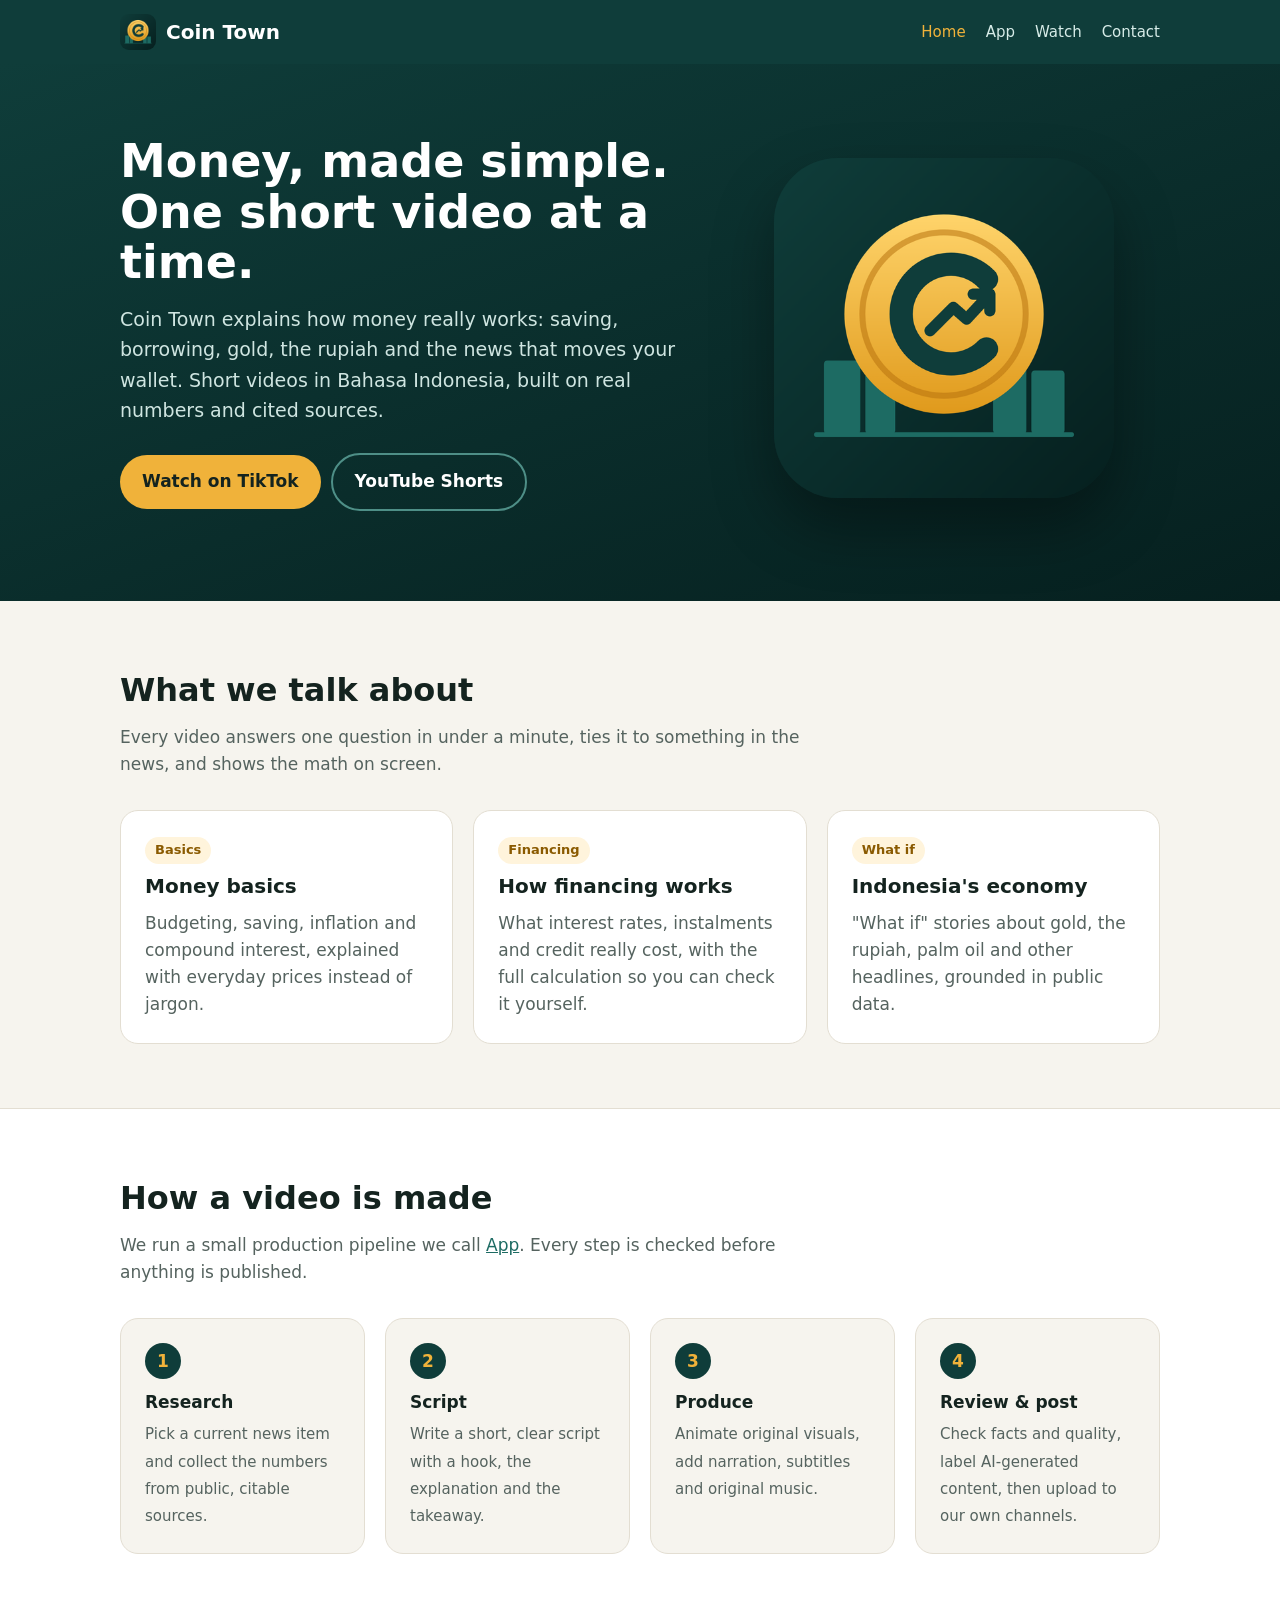
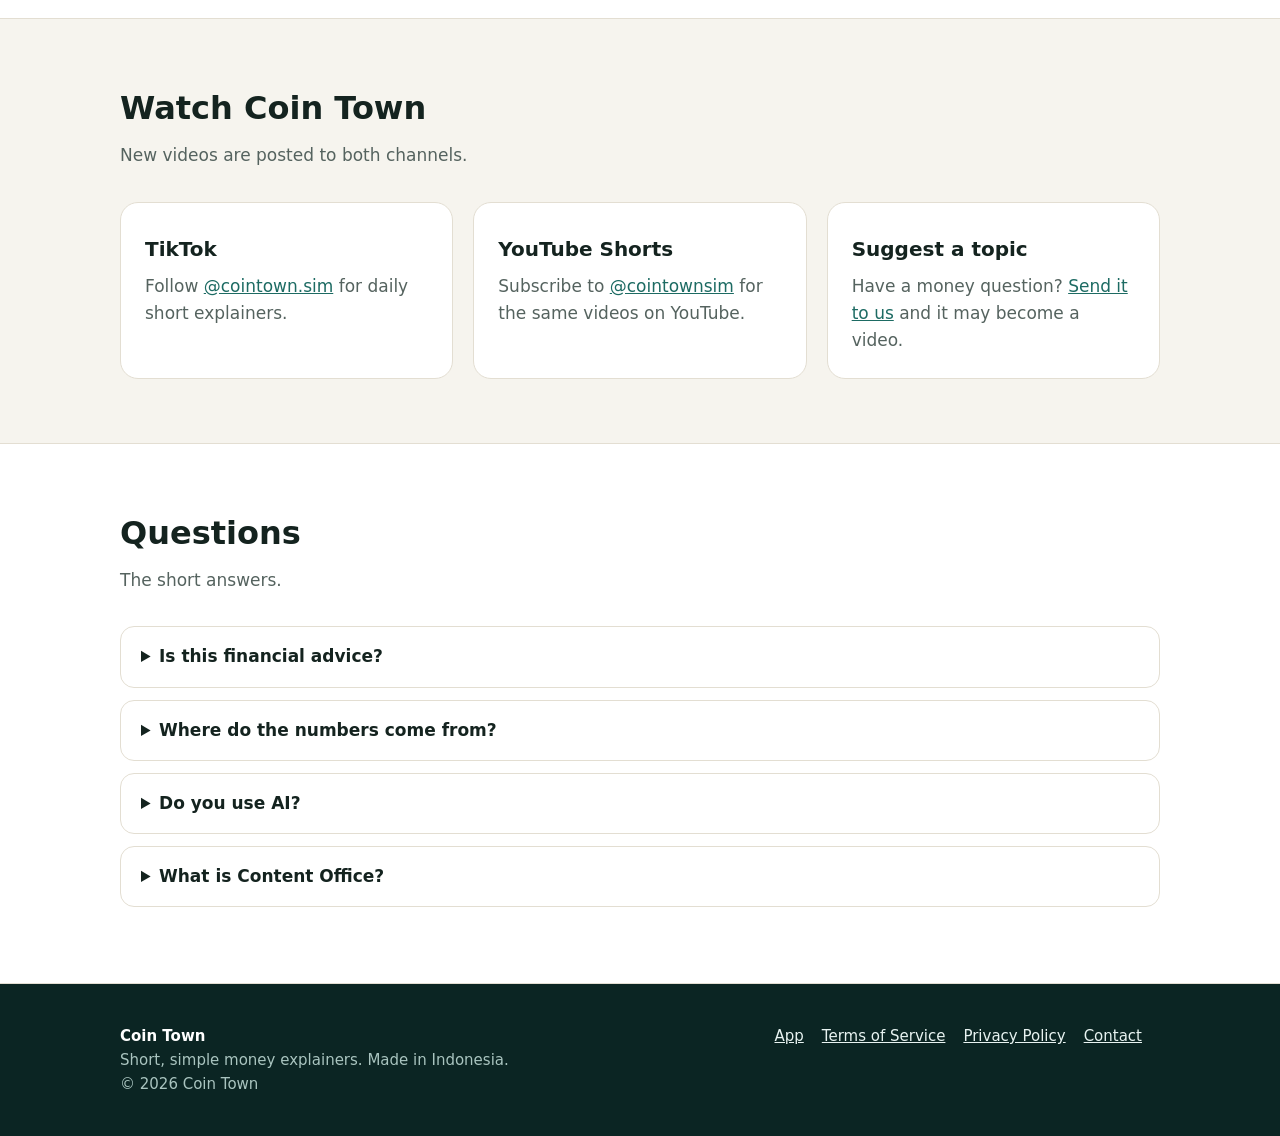
<file: index.html>
<!doctype html><html lang="en"><head><meta charset="utf-8"><meta name="viewport" content="width=device-width,initial-scale=1"><link rel="icon" href="/favicon.ico" sizes="any"><link rel="icon" type="image/png" sizes="32x32" href="/assets/icon-32.png"><link rel="icon" type="image/png" sizes="192x192" href="/assets/icon-192.png"><link rel="apple-touch-icon" href="/assets/icon-180.png"><link rel="manifest" href="/site.webmanifest"><meta name="theme-color" content="#0f3d3a"><link rel="stylesheet" href="/assets/site.css"><title>Coin Town: money, made simple</title><meta name="description" content="Coin Town makes short videos that explain money, financing and the Indonesian economy in plain language, on TikTok and YouTube Shorts."></head><body>
<header class="top"><div class="wrap"><a class="logo" href="/"><img src="/assets/icon-192.png" alt="">Coin Town</a><nav><a href="/" aria-current="page">Home</a><a href="/content-office/">App</a><a class="hide-sm" href="/#watch">Watch</a><a href="/contact/">Contact</a></nav></div></header>
<main>
<div class="hero"><div class="wrap"><div><h1>Money, made simple.<br>One short video at a time.</h1><p>Coin Town explains how money really works: saving, borrowing, gold, the rupiah and the news that moves your wallet. Short videos in Bahasa Indonesia, built on real numbers and cited sources.</p><a class="btn gold" href="https://www.tiktok.com/@cointown.sim">Watch on TikTok</a><a class="btn ghost" href="https://www.youtube.com/@cointownsim">YouTube Shorts</a></div><img src="/assets/icon-512.png" alt="Coin Town logo: a gold coin with a rising arrow"></div></div>

<section id="topics"><div class="wrap"><h2>What we talk about</h2><p class="lead">Every video answers one question in under a minute, ties it to something in the news, and shows the math on screen.</p>
<div class="grid">
<div class="card"><span class="tag">Basics</span><h3>Money basics</h3><p>Budgeting, saving, inflation and compound interest, explained with everyday prices instead of jargon.</p></div>
<div class="card"><span class="tag">Financing</span><h3>How financing works</h3><p>What interest rates, instalments and credit really cost, with the full calculation so you can check it yourself.</p></div>
<div class="card"><span class="tag">What if</span><h3>Indonesia's economy</h3><p>"What if" stories about gold, the rupiah, palm oil and other headlines, grounded in public data.</p></div>
</div></div></section>

<section class="alt" id="how"><div class="wrap"><h2>How a video is made</h2><p class="lead">We run a small production pipeline we call <a href="/content-office/">App</a>. Every step is checked before anything is published.</p>
<ol class="steps">
<li><b>Research</b><span>Pick a current news item and collect the numbers from public, citable sources.</span></li>
<li><b>Script</b><span>Write a short, clear script with a hook, the explanation and the takeaway.</span></li>
<li><b>Produce</b><span>Animate original visuals, add narration, subtitles and original music.</span></li>
<li><b>Review &amp; post</b><span>Check facts and quality, label AI-generated content, then upload to our own channels.</span></li>
</ol></div></section>

<section id="watch"><div class="wrap"><h2>Watch Coin Town</h2><p class="lead">New videos are posted to both channels.</p>
<div class="grid">
<div class="card"><h3>TikTok</h3><p>Follow <a href="https://www.tiktok.com/@cointown.sim">@cointown.sim</a> for daily short explainers.</p></div>
<div class="card"><h3>YouTube Shorts</h3><p>Subscribe to <a href="https://www.youtube.com/@cointownsim">@cointownsim</a> for the same videos on YouTube.</p></div>
<div class="card"><h3>Suggest a topic</h3><p>Have a money question? <a href="/contact/">Send it to us</a> and it may become a video.</p></div>
</div></div></section>

<section class="alt" id="faq"><div class="wrap"><h2>Questions</h2><p class="lead">The short answers.</p>
<details><summary>Is this financial advice?</summary><p>No. Coin Town is education and entertainment. We explain how things work and show the numbers; decisions about your own money are yours.</p></details>
<details><summary>Where do the numbers come from?</summary><p>From public sources such as official statistics, central bank data, company filings and reputable news. Each video's caption names its sources.</p></details>
<details><summary>Do you use AI?</summary><p>Yes. Scripts, voice and visuals are produced with AI tools inside our Content Office pipeline, and every post is labelled as AI-generated on TikTok and YouTube.</p></details>
<details><summary>What is Content Office?</summary><p>Our own production and upload tool. It posts finished Coin Town videos to our own TikTok and YouTube accounts. <a href="/content-office/">Read more</a>.</p></details>
</div></section>
</main>
<footer><div class="wrap"><div><strong style="color:#fff">Coin Town</strong><br>Short, simple money explainers. Made in Indonesia.<br>&copy; 2026 Coin Town</div><div><a href="/content-office/">App</a><a href="/terms/">Terms of Service</a><a href="/privacy/">Privacy Policy</a><a href="/contact/">Contact</a></div></div></footer>
</body></html>
</file>
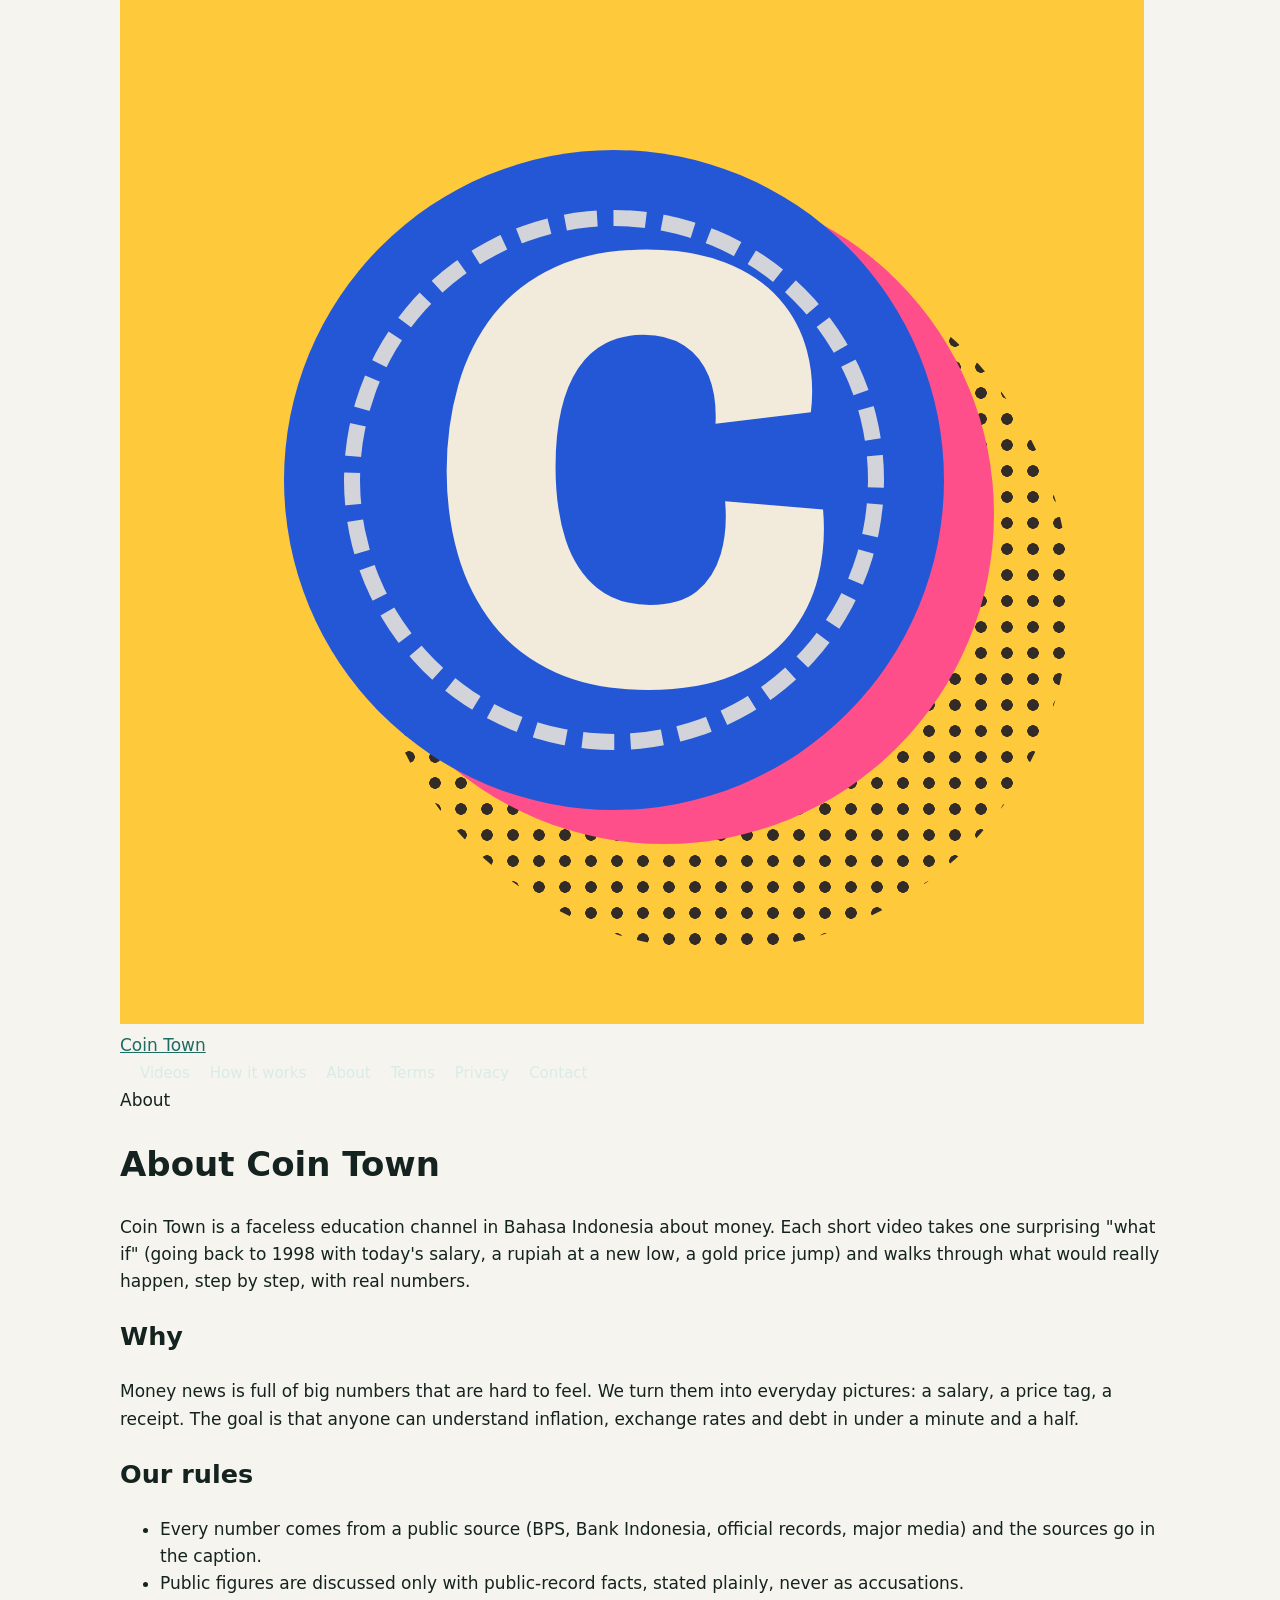
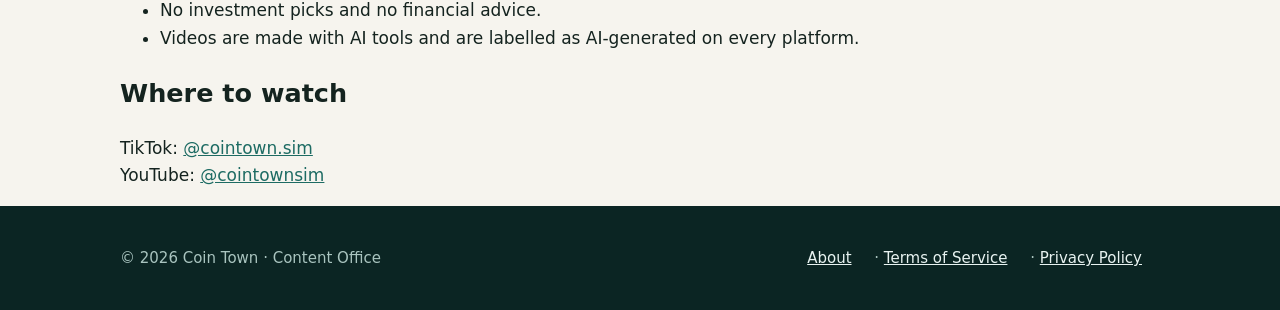
<file: about/index.html>
<!doctype html><html lang="en"><head><meta charset="utf-8"><meta name="viewport" content="width=device-width,initial-scale=1"><link rel="icon" href="/favicon.ico" sizes="any"><link rel="icon" type="image/png" sizes="32x32" href="/assets/img/favicon-32.png"><link rel="apple-touch-icon" href="/assets/img/apple-touch-icon.png"><link rel="stylesheet" href="/assets/site.css"><title>About · Coin Town</title><meta name="description" content="About the Coin Town channel."></head><body><header><div class="wrap"><a class="brand" href="/"><img src="/assets/img/app-icon.png" alt="Coin Town icon">Coin Town</a><nav><a href="/#videos">Videos</a><a href="/#how">How it works</a><a href="/about/">About</a><a href="/terms/">Terms</a><a href="/privacy/">Privacy</a><a href="/#contact">Contact</a></nav></div></header><main><div class="wrap doc"><span class="tape">About</span><h1>About <span class="pink">Coin Town</span></h1>
<p>Coin Town is a faceless education channel in Bahasa Indonesia about money. Each short video takes one surprising "what if" (going back to 1998 with today's salary, a rupiah at a new low, a gold price jump) and walks through what would really happen, step by step, with real numbers.</p>
<h2>Why</h2><p>Money news is full of big numbers that are hard to feel. We turn them into everyday pictures: a salary, a price tag, a receipt. The goal is that anyone can understand inflation, exchange rates and debt in under a minute and a half.</p>
<h2>Our rules</h2><ul><li>Every number comes from a public source (BPS, Bank Indonesia, official records, major media) and the sources go in the caption.</li><li>Public figures are discussed only with public-record facts, stated plainly, never as accusations.</li><li>No investment picks and no financial advice.</li><li>Videos are made with AI tools and are labelled as AI-generated on every platform.</li></ul>
<h2>Where to watch</h2><p>TikTok: <a href="https://www.tiktok.com/@cointown.sim">@cointown.sim</a><br>YouTube: <a href="https://www.youtube.com/@cointownsim">@cointownsim</a></p></div></main><footer><div class="wrap"><span>© 2026 Coin Town · Content Office</span><span><a href="/about/">About</a> · <a href="/terms/">Terms of Service</a> · <a href="/privacy/">Privacy Policy</a></span></div></footer></body></html>
</file>
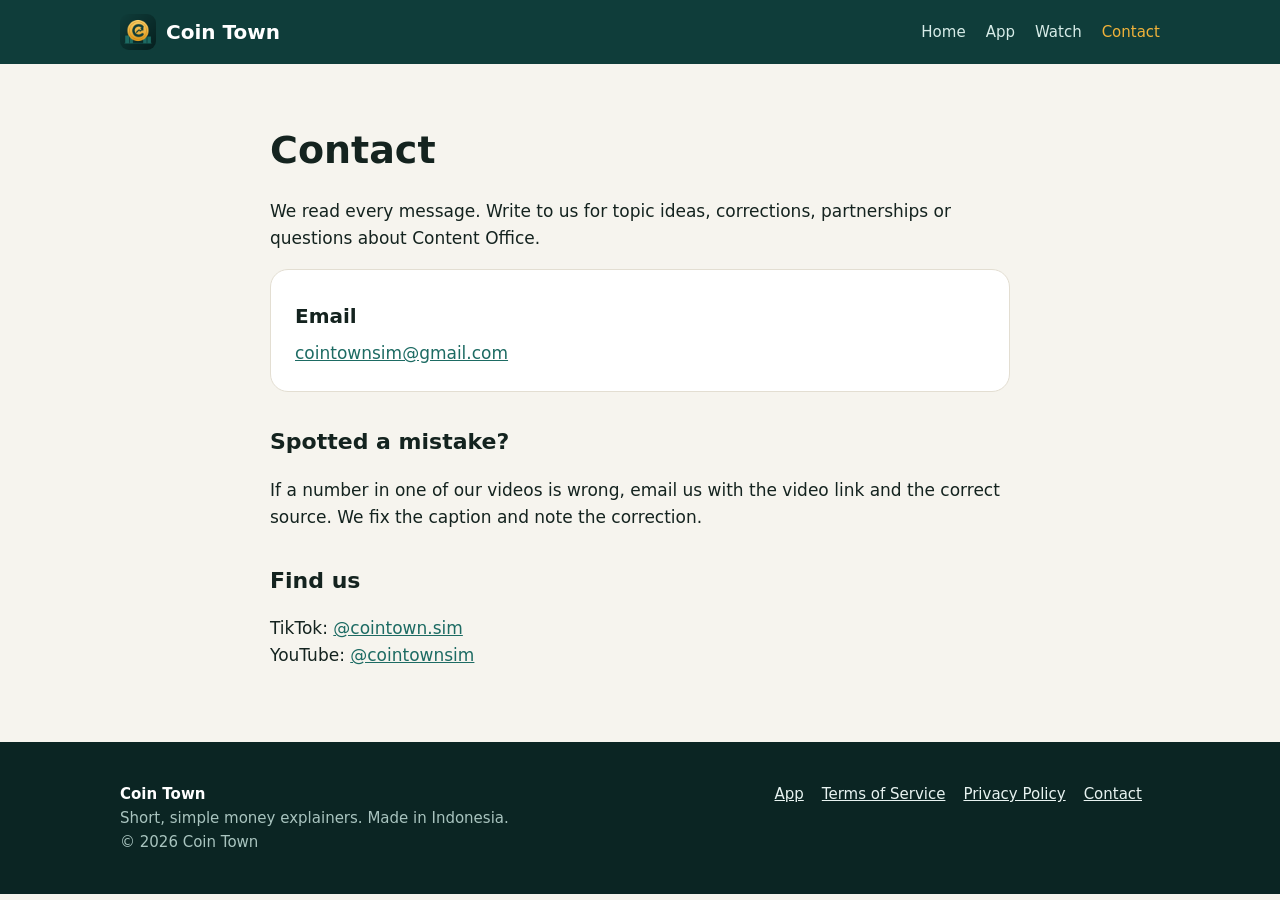
<file: contact/index.html>
<!doctype html><html lang="en"><head><meta charset="utf-8"><meta name="viewport" content="width=device-width,initial-scale=1"><link rel="icon" href="/favicon.ico" sizes="any"><link rel="icon" type="image/png" sizes="32x32" href="/assets/icon-32.png"><link rel="icon" type="image/png" sizes="192x192" href="/assets/icon-192.png"><link rel="apple-touch-icon" href="/assets/icon-180.png"><link rel="manifest" href="/site.webmanifest"><meta name="theme-color" content="#0f3d3a"><link rel="stylesheet" href="/assets/site.css"><title>Contact Coin Town</title></head><body>
<header class="top"><div class="wrap"><a class="logo" href="/"><img src="/assets/icon-192.png" alt="">Coin Town</a><nav><a href="/">Home</a><a href="/content-office/">App</a><a class="hide-sm" href="/#watch">Watch</a><a href="/contact/" aria-current="page">Contact</a></nav></div></header>
<main class="wrap page">
<h1>Contact</h1>
<p>We read every message. Write to us for topic ideas, corrections, partnerships or questions about Content Office.</p>
<div class="card"><h3>Email</h3><p><a href="mailto:cointownsim@gmail.com">cointownsim@gmail.com</a></p></div>
<h2>Spotted a mistake?</h2>
<p>If a number in one of our videos is wrong, email us with the video link and the correct source. We fix the caption and note the correction.</p>
<h2>Find us</h2>
<p>TikTok: <a href="https://www.tiktok.com/@cointown.sim">@cointown.sim</a><br>YouTube: <a href="https://www.youtube.com/@cointownsim">@cointownsim</a></p>
</main>
<footer><div class="wrap"><div><strong style="color:#fff">Coin Town</strong><br>Short, simple money explainers. Made in Indonesia.<br>&copy; 2026 Coin Town</div><div><a href="/content-office/">App</a><a href="/terms/">Terms of Service</a><a href="/privacy/">Privacy Policy</a><a href="/contact/">Contact</a></div></div></footer>
</body></html>
</file>
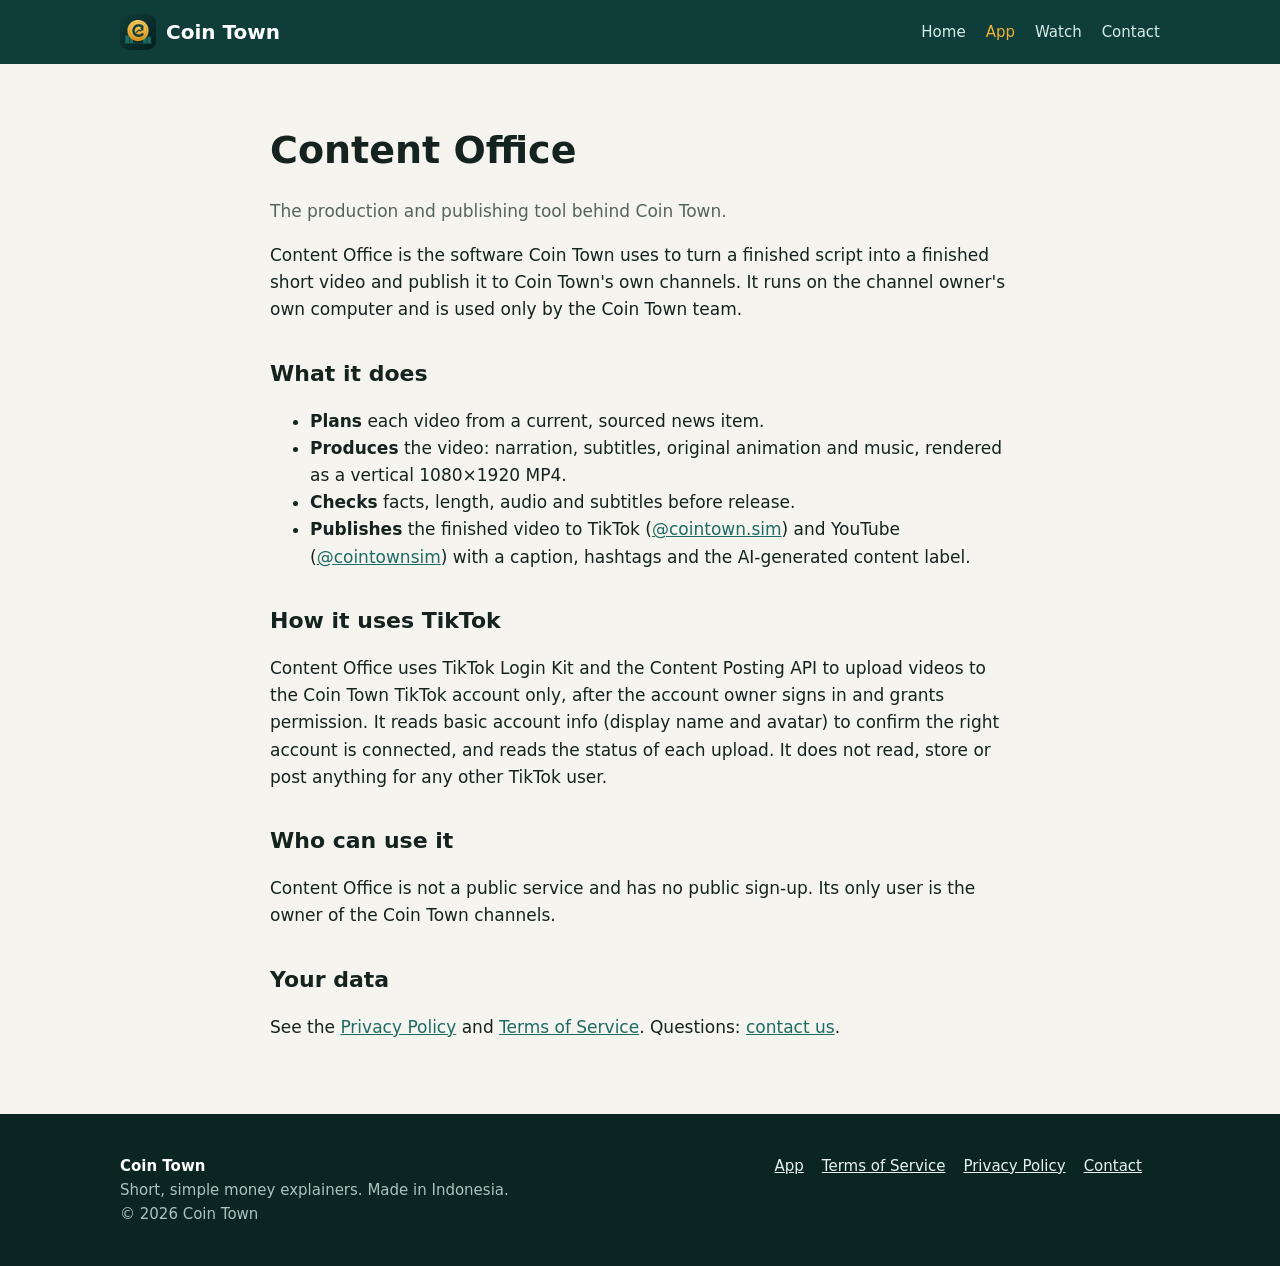
<file: content-office/index.html>
<!doctype html><html lang="en"><head><meta charset="utf-8"><meta name="viewport" content="width=device-width,initial-scale=1"><link rel="icon" href="/favicon.ico" sizes="any"><link rel="icon" type="image/png" sizes="32x32" href="/assets/icon-32.png"><link rel="icon" type="image/png" sizes="192x192" href="/assets/icon-192.png"><link rel="apple-touch-icon" href="/assets/icon-180.png"><link rel="manifest" href="/site.webmanifest"><meta name="theme-color" content="#0f3d3a"><link rel="stylesheet" href="/assets/site.css"><title>Content Office: Coin Town's publishing tool</title><meta name="description" content="Content Office is the tool Coin Town uses to produce and upload its own videos to TikTok and YouTube."></head><body>
<header class="top"><div class="wrap"><a class="logo" href="/"><img src="/assets/icon-192.png" alt="">Coin Town</a><nav><a href="/">Home</a><a href="/content-office/" aria-current="page">App</a><a class="hide-sm" href="/#watch">Watch</a><a href="/contact/">Contact</a></nav></div></header>
<main class="wrap page">
<h1>Content Office</h1>
<p class="muted">The production and publishing tool behind Coin Town.</p>
<p>Content Office is the software Coin Town uses to turn a finished script into a finished short video and publish it to Coin Town's own channels. It runs on the channel owner's own computer and is used only by the Coin Town team.</p>
<h2>What it does</h2>
<ul>
<li><b>Plans</b> each video from a current, sourced news item.</li>
<li><b>Produces</b> the video: narration, subtitles, original animation and music, rendered as a vertical 1080&times;1920 MP4.</li>
<li><b>Checks</b> facts, length, audio and subtitles before release.</li>
<li><b>Publishes</b> the finished video to TikTok (<a href="https://www.tiktok.com/@cointown.sim">@cointown.sim</a>) and YouTube (<a href="https://www.youtube.com/@cointownsim">@cointownsim</a>) with a caption, hashtags and the AI-generated content label.</li>
</ul>
<h2>How it uses TikTok</h2>
<p>Content Office uses TikTok Login Kit and the Content Posting API to upload videos to the Coin Town TikTok account only, after the account owner signs in and grants permission. It reads basic account info (display name and avatar) to confirm the right account is connected, and reads the status of each upload. It does not read, store or post anything for any other TikTok user.</p>
<h2>Who can use it</h2>
<p>Content Office is not a public service and has no public sign-up. Its only user is the owner of the Coin Town channels.</p>
<h2>Your data</h2>
<p>See the <a href="/privacy/">Privacy Policy</a> and <a href="/terms/">Terms of Service</a>. Questions: <a href="/contact/">contact us</a>.</p>
</main>
<footer><div class="wrap"><div><strong style="color:#fff">Coin Town</strong><br>Short, simple money explainers. Made in Indonesia.<br>&copy; 2026 Coin Town</div><div><a href="/content-office/">App</a><a href="/terms/">Terms of Service</a><a href="/privacy/">Privacy Policy</a><a href="/contact/">Contact</a></div></div></footer>
</body></html>
</file>
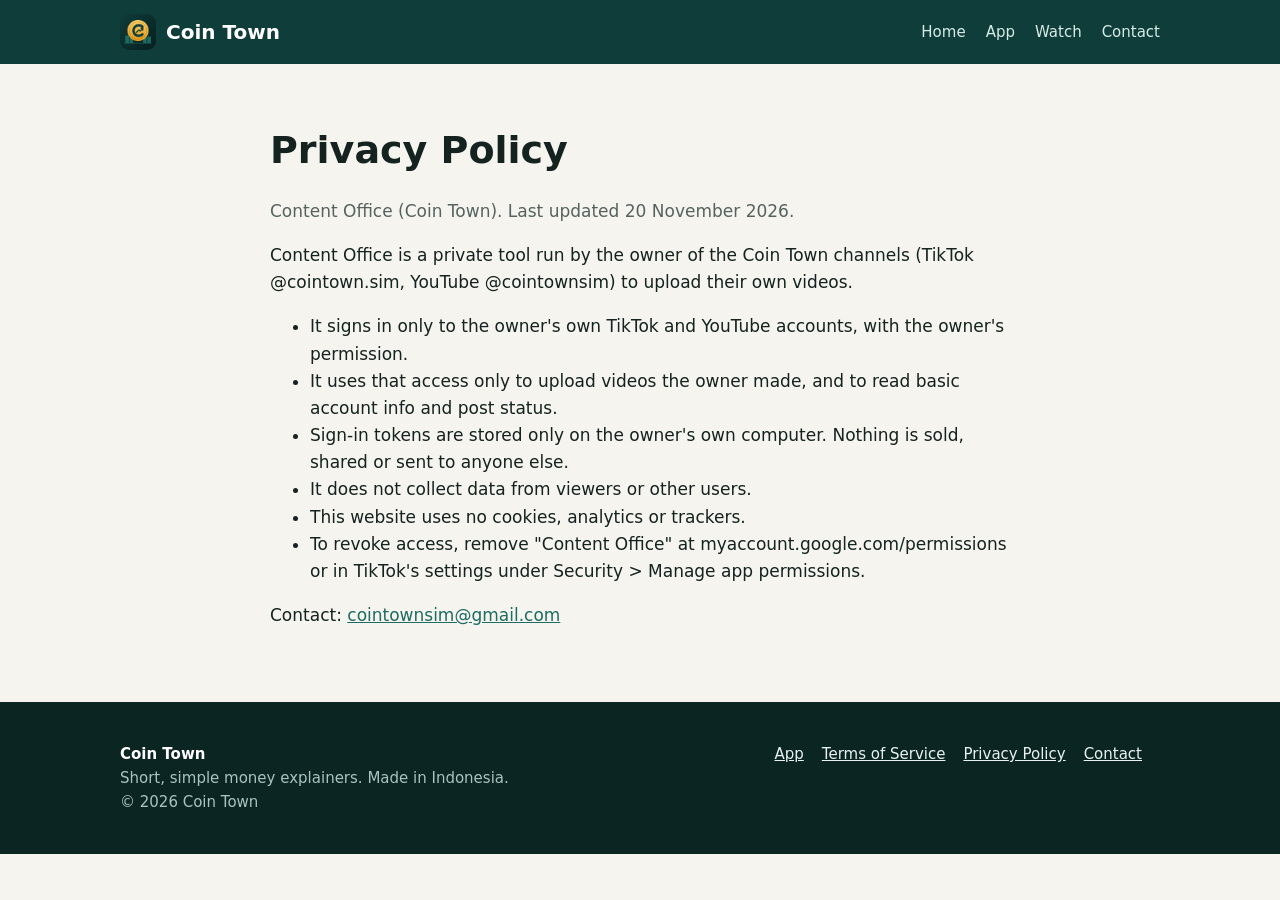
<file: privacy/index.html>
<!doctype html><html lang="en"><head><meta charset="utf-8"><meta name="viewport" content="width=device-width,initial-scale=1"><link rel="icon" href="/favicon.ico" sizes="any"><link rel="icon" type="image/png" sizes="32x32" href="/assets/icon-32.png"><link rel="icon" type="image/png" sizes="192x192" href="/assets/icon-192.png"><link rel="apple-touch-icon" href="/assets/icon-180.png"><link rel="manifest" href="/site.webmanifest"><meta name="theme-color" content="#0f3d3a"><link rel="stylesheet" href="/assets/site.css"><title>Privacy Policy: Content Office</title></head><body>
<header class="top"><div class="wrap"><a class="logo" href="/"><img src="/assets/icon-192.png" alt="">Coin Town</a><nav><a href="/">Home</a><a href="/content-office/">App</a><a class="hide-sm" href="/#watch">Watch</a><a href="/contact/">Contact</a></nav></div></header>
<main class="wrap page">
<h1>Privacy Policy</h1>
<p class="muted">Content Office (Coin Town). Last updated 20 November 2026.</p>
<p>Content Office is a private tool run by the owner of the Coin Town channels (TikTok @cointown.sim, YouTube @cointownsim) to upload their own videos.</p>
<ul>
<li>It signs in only to the owner's own TikTok and YouTube accounts, with the owner's permission.</li>
<li>It uses that access only to upload videos the owner made, and to read basic account info and post status.</li>
<li>Sign-in tokens are stored only on the owner's own computer. Nothing is sold, shared or sent to anyone else.</li>
<li>It does not collect data from viewers or other users.</li>
<li>This website uses no cookies, analytics or trackers.</li>
<li>To revoke access, remove "Content Office" at myaccount.google.com/permissions or in TikTok's settings under Security &gt; Manage app permissions.</li>
</ul>
<p>Contact: <a href="mailto:cointownsim@gmail.com">cointownsim@gmail.com</a></p>
</main>
<footer><div class="wrap"><div><strong style="color:#fff">Coin Town</strong><br>Short, simple money explainers. Made in Indonesia.<br>&copy; 2026 Coin Town</div><div><a href="/content-office/">App</a><a href="/terms/">Terms of Service</a><a href="/privacy/">Privacy Policy</a><a href="/contact/">Contact</a></div></div></footer>
</body></html>
</file>
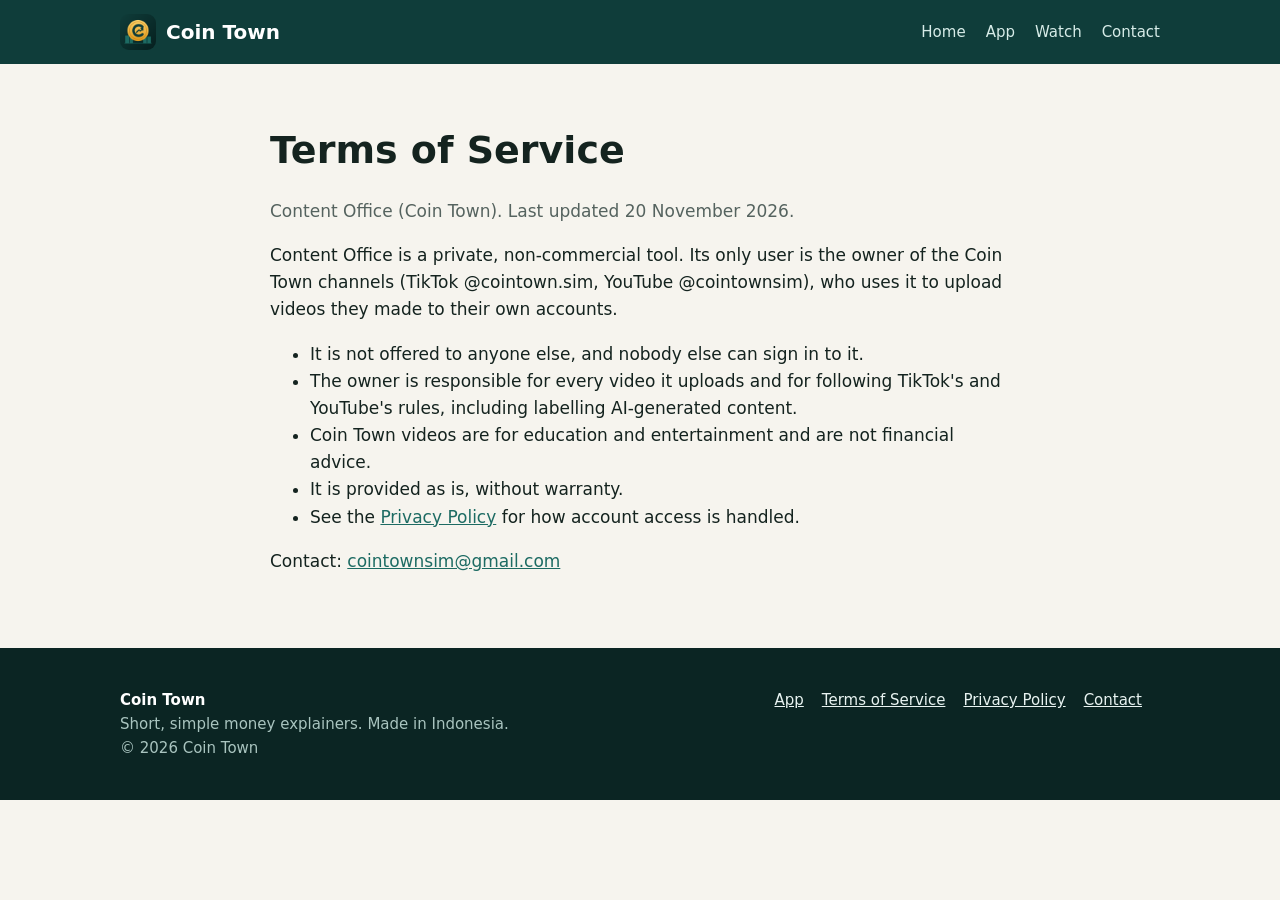
<file: terms/index.html>
<!doctype html><html lang="en"><head><meta charset="utf-8"><meta name="viewport" content="width=device-width,initial-scale=1"><link rel="icon" href="/favicon.ico" sizes="any"><link rel="icon" type="image/png" sizes="32x32" href="/assets/icon-32.png"><link rel="icon" type="image/png" sizes="192x192" href="/assets/icon-192.png"><link rel="apple-touch-icon" href="/assets/icon-180.png"><link rel="manifest" href="/site.webmanifest"><meta name="theme-color" content="#0f3d3a"><link rel="stylesheet" href="/assets/site.css"><title>Terms of Service: Content Office</title></head><body>
<header class="top"><div class="wrap"><a class="logo" href="/"><img src="/assets/icon-192.png" alt="">Coin Town</a><nav><a href="/">Home</a><a href="/content-office/">App</a><a class="hide-sm" href="/#watch">Watch</a><a href="/contact/">Contact</a></nav></div></header>
<main class="wrap page">
<h1>Terms of Service</h1>
<p class="muted">Content Office (Coin Town). Last updated 20 November 2026.</p>
<p>Content Office is a private, non-commercial tool. Its only user is the owner of the Coin Town channels (TikTok @cointown.sim, YouTube @cointownsim), who uses it to upload videos they made to their own accounts.</p>
<ul>
<li>It is not offered to anyone else, and nobody else can sign in to it.</li>
<li>The owner is responsible for every video it uploads and for following TikTok's and YouTube's rules, including labelling AI-generated content.</li>
<li>Coin Town videos are for education and entertainment and are not financial advice.</li>
<li>It is provided as is, without warranty.</li>
<li>See the <a href="/privacy/">Privacy Policy</a> for how account access is handled.</li>
</ul>
<p>Contact: <a href="mailto:cointownsim@gmail.com">cointownsim@gmail.com</a></p>
</main>
<footer><div class="wrap"><div><strong style="color:#fff">Coin Town</strong><br>Short, simple money explainers. Made in Indonesia.<br>&copy; 2026 Coin Town</div><div><a href="/content-office/">App</a><a href="/terms/">Terms of Service</a><a href="/privacy/">Privacy Policy</a><a href="/contact/">Contact</a></div></div></footer>
</body></html>
</file>
<file: assets/site.css>
:root{--bg:#f6f4ee;--card:#fff;--ink:#14231f;--muted:#55635f;--brand:#0f3d3a;--brand2:#1d6b63;--gold:#f0b23a;--line:#e3ded2}
*{box-sizing:border-box}
html{scroll-behavior:smooth}
body{margin:0;font-family:"Inter",system-ui,-apple-system,Segoe UI,Roboto,sans-serif;background:var(--bg);color:var(--ink);line-height:1.6;font-size:17px}
a{color:var(--brand2)}
.wrap{max-width:1080px;margin:0 auto;padding:0 20px}
header.top{background:var(--brand);color:#fff;position:sticky;top:0;z-index:10}
header.top .wrap{display:flex;align-items:center;justify-content:space-between;gap:16px;height:64px}
.logo{display:flex;align-items:center;gap:10px;color:#fff;text-decoration:none;font-weight:800;font-size:20px}
.logo img{width:36px;height:36px;border-radius:9px}
nav a{color:#d7ece8;text-decoration:none;margin-left:20px;font-size:15px}
nav a:hover,nav a[aria-current]{color:var(--gold)}
.hero{background:linear-gradient(160deg,var(--brand),#06201f);color:#fff;padding:72px 0 80px}
.hero .wrap{display:grid;grid-template-columns:1.3fr 1fr;gap:48px;align-items:center}
.hero h1{font-size:46px;line-height:1.1;margin:0 0 16px}
.hero p{font-size:19px;color:#cfe5e1;margin:0 0 28px}
.hero img{width:100%;max-width:340px;border-radius:64px;justify-self:center;box-shadow:0 30px 60px rgba(0,0,0,.35)}
.btn{display:inline-block;padding:13px 22px;border-radius:999px;font-weight:700;text-decoration:none;margin:0 10px 10px 0}
.btn.gold{background:var(--gold);color:#14231f}
.btn.ghost{border:2px solid #4e8f87;color:#fff}
section{padding:64px 0}
section h2{font-size:32px;margin:0 0 8px}
.lead{color:var(--muted);max-width:700px;margin:0 0 32px}
.grid{display:grid;grid-template-columns:repeat(3,1fr);gap:20px}
.card{background:var(--card);border:1px solid var(--line);border-radius:18px;padding:24px}
.card h3{margin:6px 0 8px;font-size:20px}
.card p{margin:0;color:var(--muted)}
.tag{display:inline-block;background:#fff4dc;color:#8a5a00;font-size:13px;font-weight:700;padding:3px 10px;border-radius:999px}
.alt{background:#fff;border-top:1px solid var(--line);border-bottom:1px solid var(--line)}
.steps{counter-reset:s;list-style:none;padding:0;margin:0;display:grid;grid-template-columns:repeat(4,1fr);gap:20px}
.steps li{background:var(--bg);border-radius:18px;padding:24px;border:1px solid var(--line)}
.steps li::before{counter-increment:s;content:counter(s);display:grid;place-items:center;width:36px;height:36px;border-radius:50%;background:var(--brand);color:var(--gold);font-weight:800;margin-bottom:10px}
.steps b{display:block;margin-bottom:4px}
.steps span{color:var(--muted);font-size:15px}
details{background:#fff;border:1px solid var(--line);border-radius:14px;padding:16px 20px;margin-bottom:12px}
summary{font-weight:700;cursor:pointer}
.page{max-width:780px;padding:56px 20px}
.page h1{font-size:38px;margin:0 0 8px}
.page h2{font-size:22px;margin:32px 0 8px}
.muted{color:var(--muted)}
footer{background:#0b2523;color:#a9c4bf;padding:40px 0;font-size:15px}
footer .wrap{display:flex;flex-wrap:wrap;justify-content:space-between;gap:20px}
footer a{color:#e8f3f1;margin-right:18px}
@media (max-width:820px){
 .hero .wrap{grid-template-columns:1fr}.hero img{max-width:200px;border-radius:40px;order:-1}
 .hero h1{font-size:34px}.grid,.steps{grid-template-columns:1fr}
 nav a{margin-left:10px;font-size:13px}nav a.hide-sm{display:none}.logo{font-size:17px;white-space:nowrap}nav{white-space:nowrap}
}
</file>
